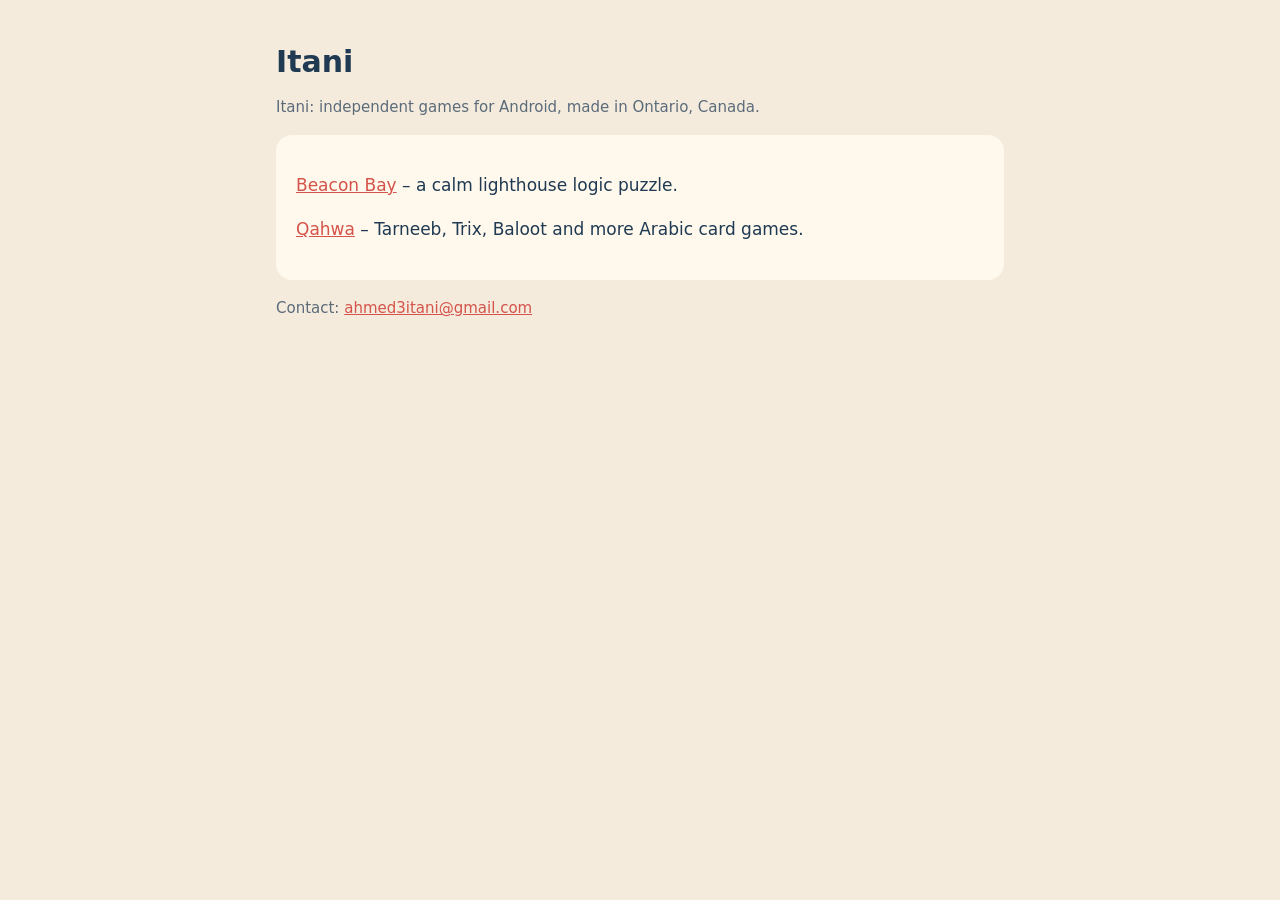
<file: index.html>
<!doctype html>
<html lang="en">
<head>
<meta charset="utf-8">
<meta name="viewport" content="width=device-width, initial-scale=1">
<title>Itani – Games</title>
<link rel="stylesheet" href="beacon-bay/style.css">
</head>
<body>
<main>
<h1>Itani</h1>
<p class="meta">Itani: independent games for Android, made in Ontario, Canada.</p>
<div class="card"><p><a href="beacon-bay/">Beacon Bay</a> – a calm lighthouse logic puzzle.</p><p><a href="https://playqahwa.com/">Qahwa</a> – Tarneeb, Trix, Baloot and more Arabic card games.</p></div>
<p class="meta">Contact: <a href="mailto:ahmed3itani@gmail.com">ahmed3itani@gmail.com</a></p>
</main>
</body>
</html>
</file>
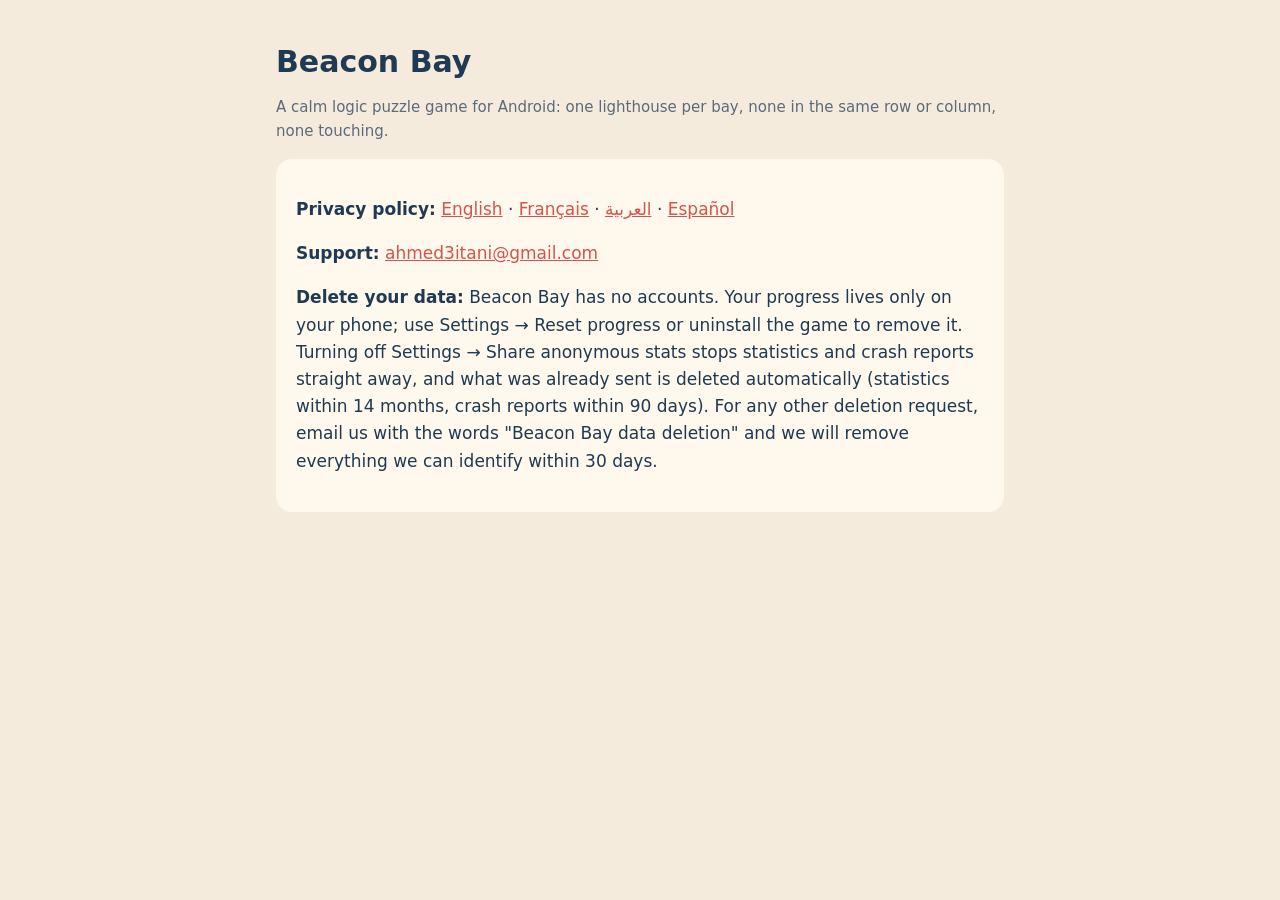
<file: beacon-bay/index.html>
<!doctype html>
<html lang="en">
<head>
<meta charset="utf-8">
<meta name="viewport" content="width=device-width, initial-scale=1">
<title>Beacon Bay</title>
<link rel="stylesheet" href="style.css">
</head>
<body>
<main>
<h1>Beacon Bay</h1>
<p class="meta">A calm logic puzzle game for Android: one lighthouse per bay, none in the same row or column, none touching.</p>
<div class="card">
<p><strong>Privacy policy:</strong> <a href="privacy.html">English</a> · <a href="privacy-fr.html">Français</a> · <a href="privacy-ar.html">العربية</a> · <a href="privacy-es.html">Español</a></p>
<p><strong>Support:</strong> <a href="mailto:ahmed3itani@gmail.com">ahmed3itani@gmail.com</a></p>
<p><strong>Delete your data:</strong> Beacon Bay has no accounts. Your progress lives only on your phone; use Settings → Reset progress or uninstall the game to remove it. Turning off Settings → Share anonymous stats stops statistics and crash reports straight away, and what was already sent is deleted automatically (statistics within 14 months, crash reports within 90 days). For any other deletion request, email us with the words "Beacon Bay data deletion" and we will remove everything we can identify within 30 days.</p>
</div>
</main>
</body>
</html>
</file>
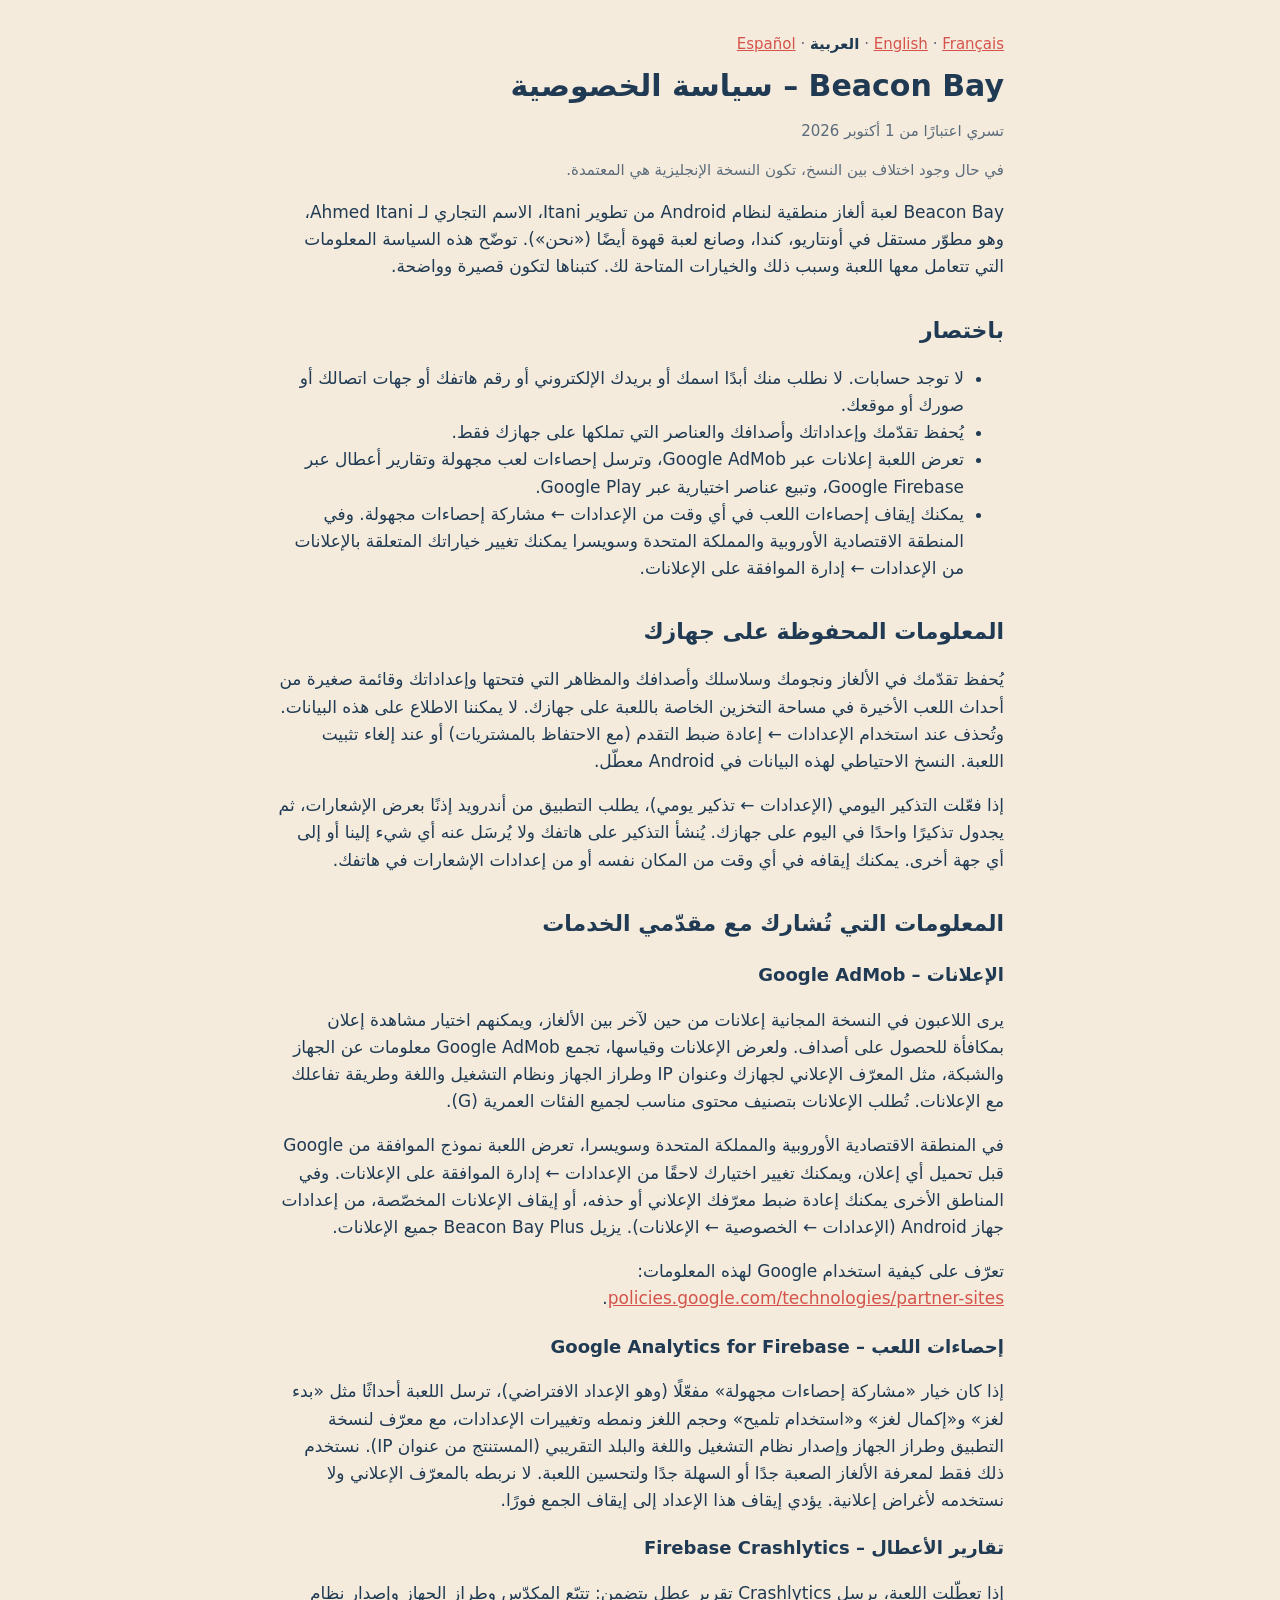
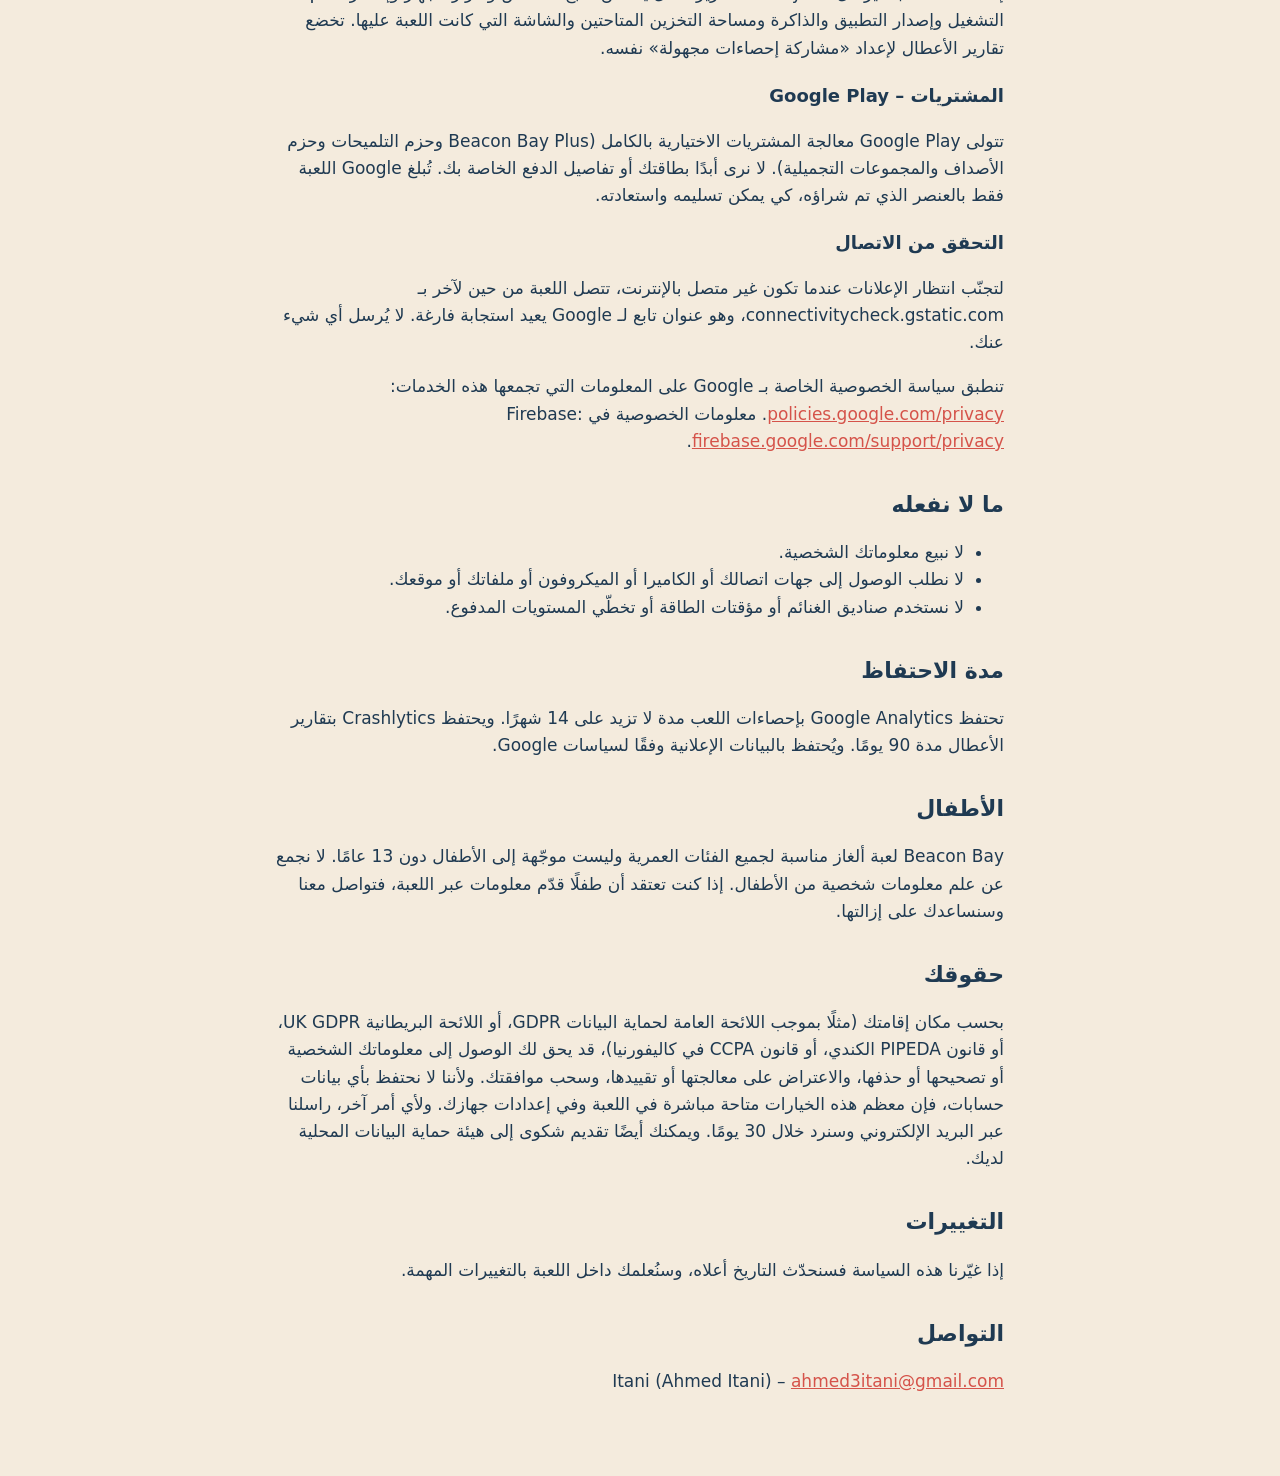
<file: beacon-bay/privacy-ar.html>
<!doctype html>
<html lang="ar" dir="rtl">
<head>
<meta charset="utf-8">
<meta name="viewport" content="width=device-width, initial-scale=1">
<title>Beacon Bay – سياسة الخصوصية</title>
<link rel="stylesheet" href="style.css">
</head>
<body>
<main>
<nav class="langs"><a href="privacy.html">English</a> · <a href="privacy-fr.html">Français</a> · <a href="privacy-ar.html" aria-current="page">العربية</a> · <a href="privacy-es.html">Español</a></nav>
<h1>Beacon Bay – سياسة الخصوصية</h1>
<p class="meta">تسري اعتبارًا من 1 أكتوبر 2026</p>
<p class="meta">في حال وجود اختلاف بين النسخ، تكون النسخة الإنجليزية هي المعتمدة.</p>

<p>Beacon Bay لعبة ألغاز منطقية لنظام Android من تطوير Itani، الاسم التجاري لـ Ahmed Itani، وهو مطوّر مستقل في أونتاريو، كندا، وصانع لعبة قهوة أيضًا («نحن»). توضّح هذه السياسة المعلومات التي تتعامل معها اللعبة وسبب ذلك والخيارات المتاحة لك. كتبناها لتكون قصيرة وواضحة.</p>

<h2>باختصار</h2>
<ul>
<li>لا توجد حسابات. لا نطلب منك أبدًا اسمك أو بريدك الإلكتروني أو رقم هاتفك أو جهات اتصالك أو صورك أو موقعك.</li>
<li>يُحفظ تقدّمك وإعداداتك وأصدافك والعناصر التي تملكها على جهازك فقط.</li>
<li>تعرض اللعبة إعلانات عبر Google AdMob، وترسل إحصاءات لعب مجهولة وتقارير أعطال عبر Google Firebase، وتبيع عناصر اختيارية عبر Google Play.</li>
<li>يمكنك إيقاف إحصاءات اللعب في أي وقت من الإعدادات ← مشاركة إحصاءات مجهولة. وفي المنطقة الاقتصادية الأوروبية والمملكة المتحدة وسويسرا يمكنك تغيير خياراتك المتعلقة بالإعلانات من الإعدادات ← إدارة الموافقة على الإعلانات.</li>
</ul>

<h2>المعلومات المحفوظة على جهازك</h2>
<p>يُحفظ تقدّمك في الألغاز ونجومك وسلاسلك وأصدافك والمظاهر التي فتحتها وإعداداتك وقائمة صغيرة من أحداث اللعب الأخيرة في مساحة التخزين الخاصة باللعبة على جهازك. لا يمكننا الاطلاع على هذه البيانات. وتُحذف عند استخدام الإعدادات ← إعادة ضبط التقدم (مع الاحتفاظ بالمشتريات) أو عند إلغاء تثبيت اللعبة. النسخ الاحتياطي لهذه البيانات في Android معطّل.</p>

<p>إذا فعّلت التذكير اليومي (الإعدادات ← تذكير يومي)، يطلب التطبيق من أندرويد إذنًا بعرض الإشعارات، ثم يجدول تذكيرًا واحدًا في اليوم على جهازك. يُنشأ التذكير على هاتفك ولا يُرسَل عنه أي شيء إلينا أو إلى أي جهة أخرى. يمكنك إيقافه في أي وقت من المكان نفسه أو من إعدادات الإشعارات في هاتفك.</p>

<h2>المعلومات التي تُشارك مع مقدّمي الخدمات</h2>

<h3>الإعلانات – Google AdMob</h3>
<p>يرى اللاعبون في النسخة المجانية إعلانات من حين لآخر بين الألغاز، ويمكنهم اختيار مشاهدة إعلان بمكافأة للحصول على أصداف. ولعرض الإعلانات وقياسها، تجمع Google AdMob معلومات عن الجهاز والشبكة، مثل المعرّف الإعلاني لجهازك وعنوان IP وطراز الجهاز ونظام التشغيل واللغة وطريقة تفاعلك مع الإعلانات. تُطلب الإعلانات بتصنيف محتوى مناسب لجميع الفئات العمرية (G).</p>
<p>في المنطقة الاقتصادية الأوروبية والمملكة المتحدة وسويسرا، تعرض اللعبة نموذج الموافقة من Google قبل تحميل أي إعلان، ويمكنك تغيير اختيارك لاحقًا من الإعدادات ← إدارة الموافقة على الإعلانات. وفي المناطق الأخرى يمكنك إعادة ضبط معرّفك الإعلاني أو حذفه، أو إيقاف الإعلانات المخصّصة، من إعدادات جهاز Android (الإعدادات ← الخصوصية ← الإعلانات). يزيل Beacon Bay Plus جميع الإعلانات.</p>
<p>تعرّف على كيفية استخدام Google لهذه المعلومات: <a href="https://policies.google.com/technologies/partner-sites">policies.google.com/technologies/partner-sites</a>.</p>

<h3>إحصاءات اللعب – Google Analytics for Firebase</h3>
<p>إذا كان خيار «مشاركة إحصاءات مجهولة» مفعّلًا (وهو الإعداد الافتراضي)، ترسل اللعبة أحداثًا مثل «بدء لغز» و«إكمال لغز» و«استخدام تلميح» وحجم اللغز ونمطه وتغييرات الإعدادات، مع معرّف لنسخة التطبيق وطراز الجهاز وإصدار نظام التشغيل واللغة والبلد التقريبي (المستنتج من عنوان IP). نستخدم ذلك فقط لمعرفة الألغاز الصعبة جدًا أو السهلة جدًا ولتحسين اللعبة. لا نربطه بالمعرّف الإعلاني ولا نستخدمه لأغراض إعلانية. يؤدي إيقاف هذا الإعداد إلى إيقاف الجمع فورًا.</p>

<h3>تقارير الأعطال – Firebase Crashlytics</h3>
<p>إذا تعطّلت اللعبة، يرسل Crashlytics تقرير عطل يتضمن: تتبّع المكدّس وطراز الجهاز وإصدار نظام التشغيل وإصدار التطبيق والذاكرة ومساحة التخزين المتاحتين والشاشة التي كانت اللعبة عليها. تخضع تقارير الأعطال لإعداد «مشاركة إحصاءات مجهولة» نفسه.</p>

<h3>المشتريات – Google Play</h3>
<p>تتولى Google Play معالجة المشتريات الاختيارية بالكامل (Beacon Bay Plus وحزم التلميحات وحزم الأصداف والمجموعات التجميلية). لا نرى أبدًا بطاقتك أو تفاصيل الدفع الخاصة بك. تُبلغ Google اللعبة فقط بالعنصر الذي تم شراؤه، كي يمكن تسليمه واستعادته.</p>

<h3>التحقق من الاتصال</h3>
<p>لتجنّب انتظار الإعلانات عندما تكون غير متصل بالإنترنت، تتصل اللعبة من حين لآخر بـ connectivitycheck.gstatic.com، وهو عنوان تابع لـ Google يعيد استجابة فارغة. لا يُرسل أي شيء عنك.</p>

<p>تنطبق سياسة الخصوصية الخاصة بـ Google على المعلومات التي تجمعها هذه الخدمات: <a href="https://policies.google.com/privacy">policies.google.com/privacy</a>. معلومات الخصوصية في Firebase: <a href="https://firebase.google.com/support/privacy">firebase.google.com/support/privacy</a>.</p>

<h2>ما لا نفعله</h2>
<ul>
<li>لا نبيع معلوماتك الشخصية.</li>
<li>لا نطلب الوصول إلى جهات اتصالك أو الكاميرا أو الميكروفون أو ملفاتك أو موقعك.</li>
<li>لا نستخدم صناديق الغنائم أو مؤقتات الطاقة أو تخطّي المستويات المدفوع.</li>
</ul>

<h2>مدة الاحتفاظ</h2>
<p>تحتفظ Google Analytics بإحصاءات اللعب مدة لا تزيد على 14 شهرًا. ويحتفظ Crashlytics بتقارير الأعطال مدة 90 يومًا. ويُحتفظ بالبيانات الإعلانية وفقًا لسياسات Google.</p>

<h2>الأطفال</h2>
<p>Beacon Bay لعبة ألغاز مناسبة لجميع الفئات العمرية وليست موجّهة إلى الأطفال دون 13 عامًا. لا نجمع عن علم معلومات شخصية من الأطفال. إذا كنت تعتقد أن طفلًا قدّم معلومات عبر اللعبة، فتواصل معنا وسنساعدك على إزالتها.</p>

<h2>حقوقك</h2>
<p>بحسب مكان إقامتك (مثلًا بموجب اللائحة العامة لحماية البيانات GDPR، أو اللائحة البريطانية UK GDPR، أو قانون PIPEDA الكندي، أو قانون CCPA في كاليفورنيا)، قد يحق لك الوصول إلى معلوماتك الشخصية أو تصحيحها أو حذفها، والاعتراض على معالجتها أو تقييدها، وسحب موافقتك. ولأننا لا نحتفظ بأي بيانات حسابات، فإن معظم هذه الخيارات متاحة مباشرة في اللعبة وفي إعدادات جهازك. ولأي أمر آخر، راسلنا عبر البريد الإلكتروني وسنرد خلال 30 يومًا. ويمكنك أيضًا تقديم شكوى إلى هيئة حماية البيانات المحلية لديك.</p>

<h2>التغييرات</h2>
<p>إذا غيّرنا هذه السياسة فسنحدّث التاريخ أعلاه، وسنُعلمك داخل اللعبة بالتغييرات المهمة.</p>

<h2>التواصل</h2>
<p>Itani (Ahmed Itani) – <a href="mailto:ahmed3itani@gmail.com">ahmed3itani@gmail.com</a></p>
</main>
</body>
</html>
</file>
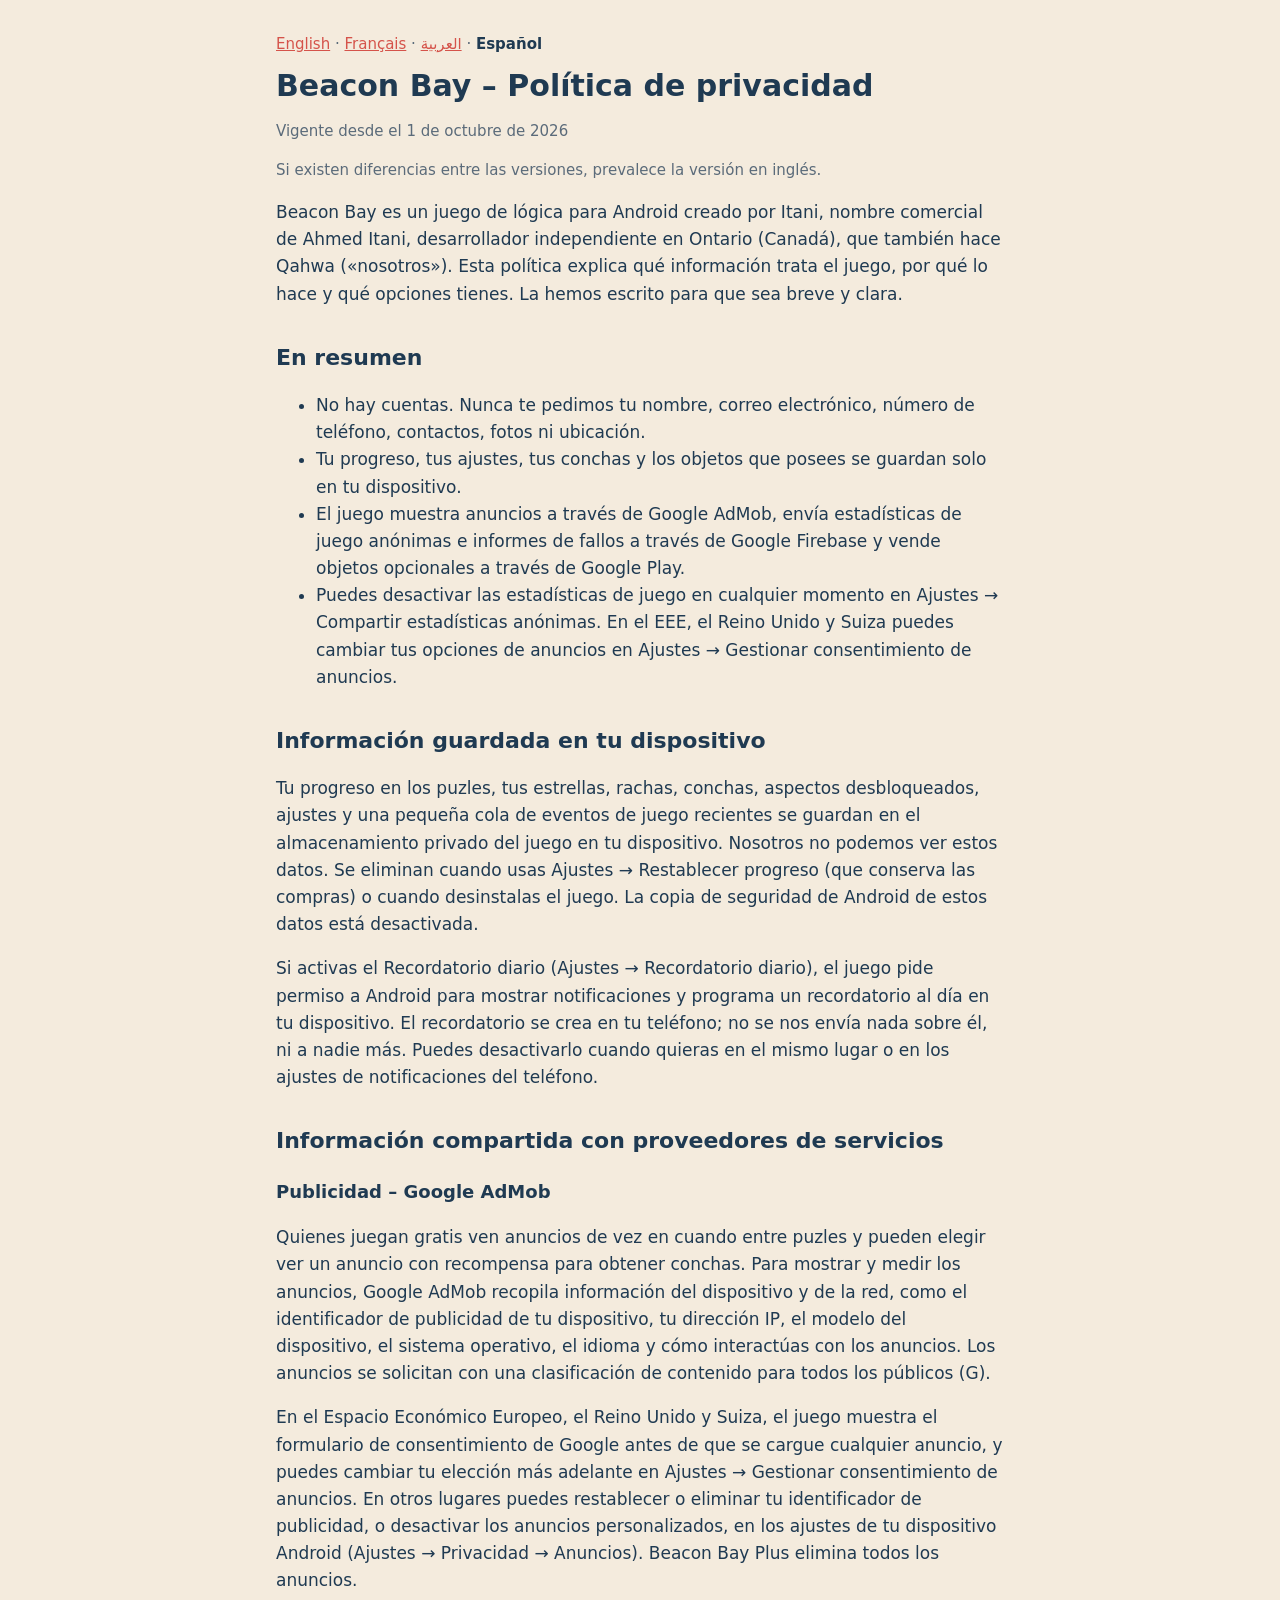
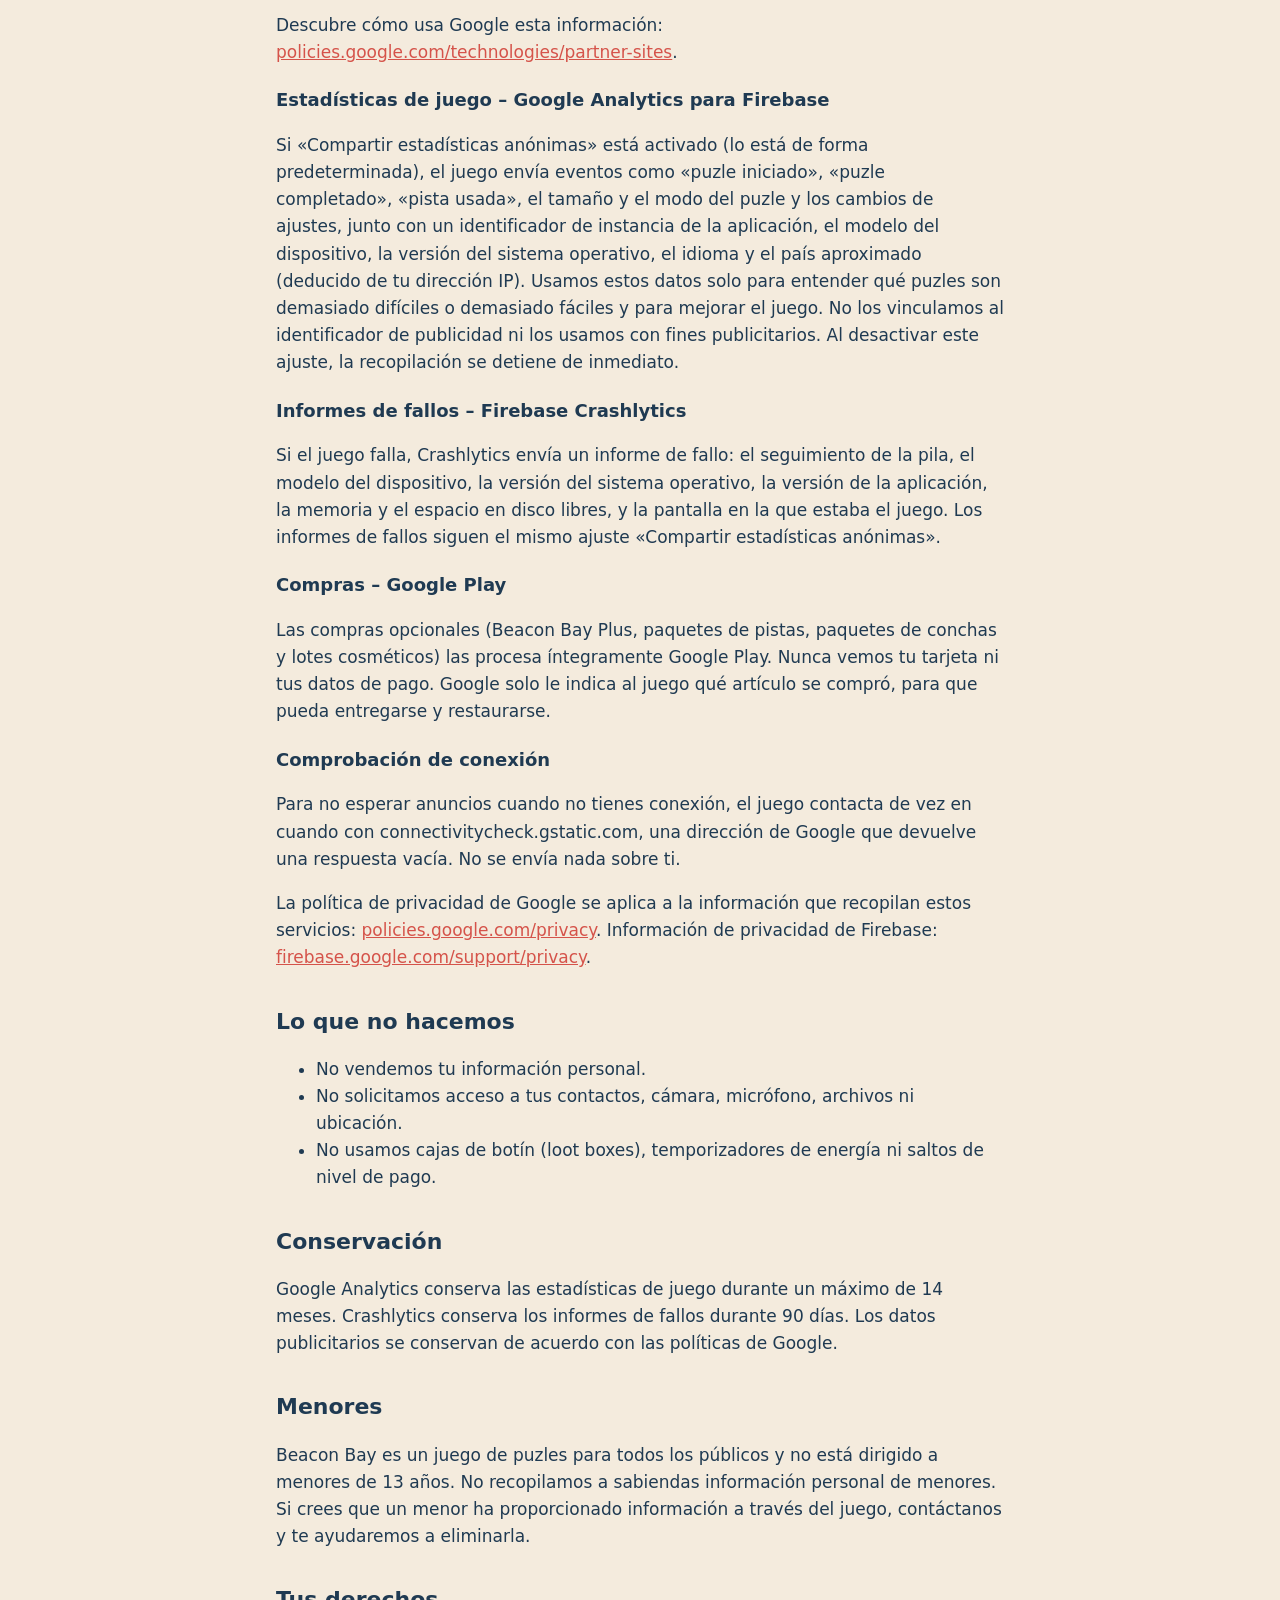
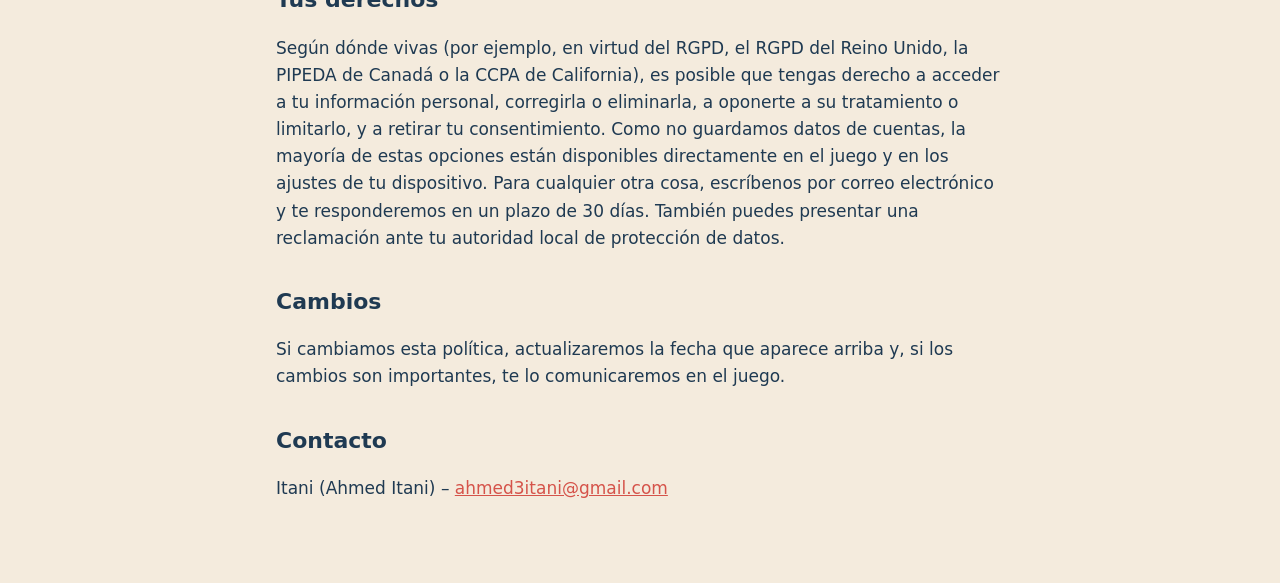
<file: beacon-bay/privacy-es.html>
<!doctype html>
<html lang="es">
<head>
<meta charset="utf-8">
<meta name="viewport" content="width=device-width, initial-scale=1">
<title>Beacon Bay – Política de privacidad</title>
<link rel="stylesheet" href="style.css">
</head>
<body>
<main>
<nav class="langs"><a href="privacy.html">English</a> · <a href="privacy-fr.html">Français</a> · <a href="privacy-ar.html">العربية</a> · <a href="privacy-es.html" aria-current="page">Español</a></nav>
<h1>Beacon Bay – Política de privacidad</h1>
<p class="meta">Vigente desde el 1 de octubre de 2026</p>
<p class="meta">Si existen diferencias entre las versiones, prevalece la versión en inglés.</p>

<p>Beacon Bay es un juego de lógica para Android creado por Itani, nombre comercial de Ahmed Itani, desarrollador independiente en Ontario (Canadá), que también hace Qahwa («nosotros»). Esta política explica qué información trata el juego, por qué lo hace y qué opciones tienes. La hemos escrito para que sea breve y clara.</p>

<h2>En resumen</h2>
<ul>
<li>No hay cuentas. Nunca te pedimos tu nombre, correo electrónico, número de teléfono, contactos, fotos ni ubicación.</li>
<li>Tu progreso, tus ajustes, tus conchas y los objetos que posees se guardan solo en tu dispositivo.</li>
<li>El juego muestra anuncios a través de Google AdMob, envía estadísticas de juego anónimas e informes de fallos a través de Google Firebase y vende objetos opcionales a través de Google Play.</li>
<li>Puedes desactivar las estadísticas de juego en cualquier momento en Ajustes → Compartir estadísticas anónimas. En el EEE, el Reino Unido y Suiza puedes cambiar tus opciones de anuncios en Ajustes → Gestionar consentimiento de anuncios.</li>
</ul>

<h2>Información guardada en tu dispositivo</h2>
<p>Tu progreso en los puzles, tus estrellas, rachas, conchas, aspectos desbloqueados, ajustes y una pequeña cola de eventos de juego recientes se guardan en el almacenamiento privado del juego en tu dispositivo. Nosotros no podemos ver estos datos. Se eliminan cuando usas Ajustes → Restablecer progreso (que conserva las compras) o cuando desinstalas el juego. La copia de seguridad de Android de estos datos está desactivada.</p>

<p>Si activas el Recordatorio diario (Ajustes → Recordatorio diario), el juego pide permiso a Android para mostrar notificaciones y programa un recordatorio al día en tu dispositivo. El recordatorio se crea en tu teléfono; no se nos envía nada sobre él, ni a nadie más. Puedes desactivarlo cuando quieras en el mismo lugar o en los ajustes de notificaciones del teléfono.</p>

<h2>Información compartida con proveedores de servicios</h2>

<h3>Publicidad – Google AdMob</h3>
<p>Quienes juegan gratis ven anuncios de vez en cuando entre puzles y pueden elegir ver un anuncio con recompensa para obtener conchas. Para mostrar y medir los anuncios, Google AdMob recopila información del dispositivo y de la red, como el identificador de publicidad de tu dispositivo, tu dirección IP, el modelo del dispositivo, el sistema operativo, el idioma y cómo interactúas con los anuncios. Los anuncios se solicitan con una clasificación de contenido para todos los públicos (G).</p>
<p>En el Espacio Económico Europeo, el Reino Unido y Suiza, el juego muestra el formulario de consentimiento de Google antes de que se cargue cualquier anuncio, y puedes cambiar tu elección más adelante en Ajustes → Gestionar consentimiento de anuncios. En otros lugares puedes restablecer o eliminar tu identificador de publicidad, o desactivar los anuncios personalizados, en los ajustes de tu dispositivo Android (Ajustes → Privacidad → Anuncios). Beacon Bay Plus elimina todos los anuncios.</p>
<p>Descubre cómo usa Google esta información: <a href="https://policies.google.com/technologies/partner-sites">policies.google.com/technologies/partner-sites</a>.</p>

<h3>Estadísticas de juego – Google Analytics para Firebase</h3>
<p>Si «Compartir estadísticas anónimas» está activado (lo está de forma predeterminada), el juego envía eventos como «puzle iniciado», «puzle completado», «pista usada», el tamaño y el modo del puzle y los cambios de ajustes, junto con un identificador de instancia de la aplicación, el modelo del dispositivo, la versión del sistema operativo, el idioma y el país aproximado (deducido de tu dirección IP). Usamos estos datos solo para entender qué puzles son demasiado difíciles o demasiado fáciles y para mejorar el juego. No los vinculamos al identificador de publicidad ni los usamos con fines publicitarios. Al desactivar este ajuste, la recopilación se detiene de inmediato.</p>

<h3>Informes de fallos – Firebase Crashlytics</h3>
<p>Si el juego falla, Crashlytics envía un informe de fallo: el seguimiento de la pila, el modelo del dispositivo, la versión del sistema operativo, la versión de la aplicación, la memoria y el espacio en disco libres, y la pantalla en la que estaba el juego. Los informes de fallos siguen el mismo ajuste «Compartir estadísticas anónimas».</p>

<h3>Compras – Google Play</h3>
<p>Las compras opcionales (Beacon Bay Plus, paquetes de pistas, paquetes de conchas y lotes cosméticos) las procesa íntegramente Google Play. Nunca vemos tu tarjeta ni tus datos de pago. Google solo le indica al juego qué artículo se compró, para que pueda entregarse y restaurarse.</p>

<h3>Comprobación de conexión</h3>
<p>Para no esperar anuncios cuando no tienes conexión, el juego contacta de vez en cuando con connectivitycheck.gstatic.com, una dirección de Google que devuelve una respuesta vacía. No se envía nada sobre ti.</p>

<p>La política de privacidad de Google se aplica a la información que recopilan estos servicios: <a href="https://policies.google.com/privacy">policies.google.com/privacy</a>. Información de privacidad de Firebase: <a href="https://firebase.google.com/support/privacy">firebase.google.com/support/privacy</a>.</p>

<h2>Lo que no hacemos</h2>
<ul>
<li>No vendemos tu información personal.</li>
<li>No solicitamos acceso a tus contactos, cámara, micrófono, archivos ni ubicación.</li>
<li>No usamos cajas de botín (loot boxes), temporizadores de energía ni saltos de nivel de pago.</li>
</ul>

<h2>Conservación</h2>
<p>Google Analytics conserva las estadísticas de juego durante un máximo de 14 meses. Crashlytics conserva los informes de fallos durante 90 días. Los datos publicitarios se conservan de acuerdo con las políticas de Google.</p>

<h2>Menores</h2>
<p>Beacon Bay es un juego de puzles para todos los públicos y no está dirigido a menores de 13 años. No recopilamos a sabiendas información personal de menores. Si crees que un menor ha proporcionado información a través del juego, contáctanos y te ayudaremos a eliminarla.</p>

<h2>Tus derechos</h2>
<p>Según dónde vivas (por ejemplo, en virtud del RGPD, el RGPD del Reino Unido, la PIPEDA de Canadá o la CCPA de California), es posible que tengas derecho a acceder a tu información personal, corregirla o eliminarla, a oponerte a su tratamiento o limitarlo, y a retirar tu consentimiento. Como no guardamos datos de cuentas, la mayoría de estas opciones están disponibles directamente en el juego y en los ajustes de tu dispositivo. Para cualquier otra cosa, escríbenos por correo electrónico y te responderemos en un plazo de 30 días. También puedes presentar una reclamación ante tu autoridad local de protección de datos.</p>

<h2>Cambios</h2>
<p>Si cambiamos esta política, actualizaremos la fecha que aparece arriba y, si los cambios son importantes, te lo comunicaremos en el juego.</p>

<h2>Contacto</h2>
<p>Itani (Ahmed Itani) – <a href="mailto:ahmed3itani@gmail.com">ahmed3itani@gmail.com</a></p>
</main>
</body>
</html>
</file>
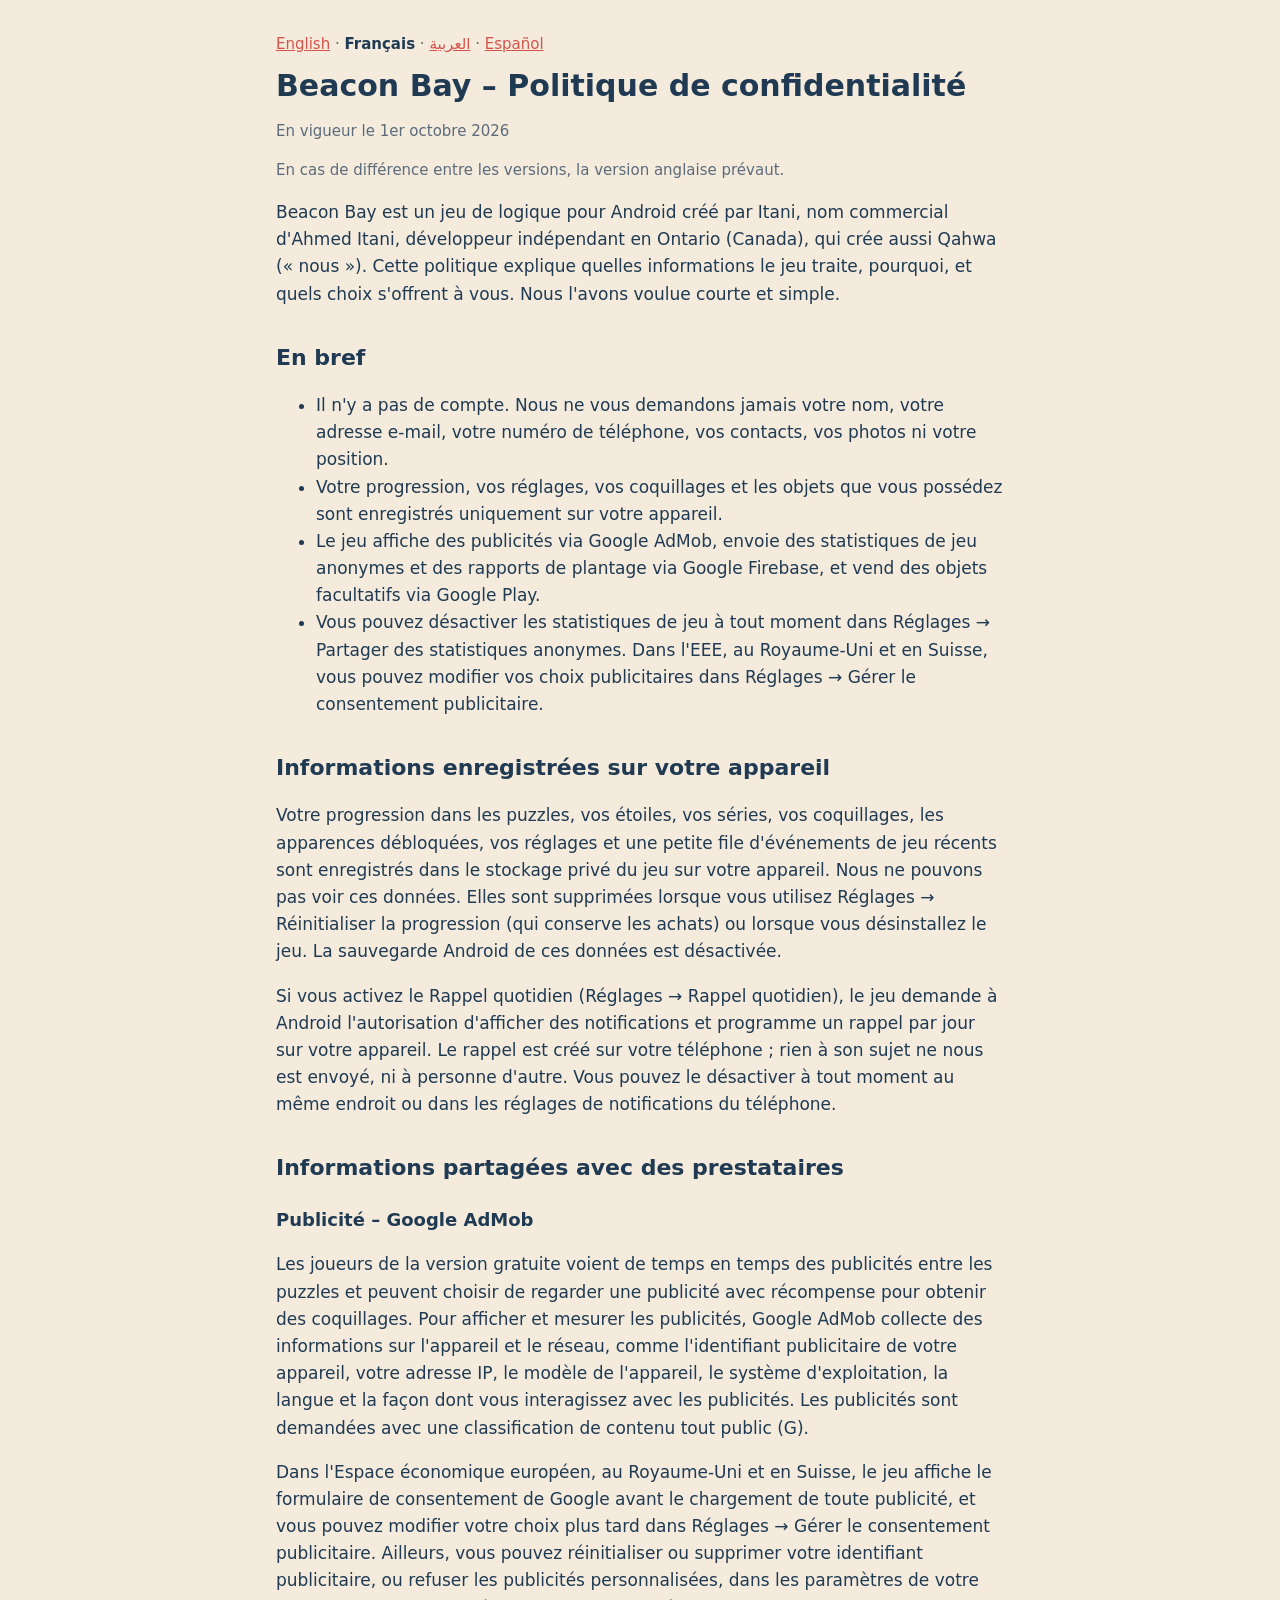
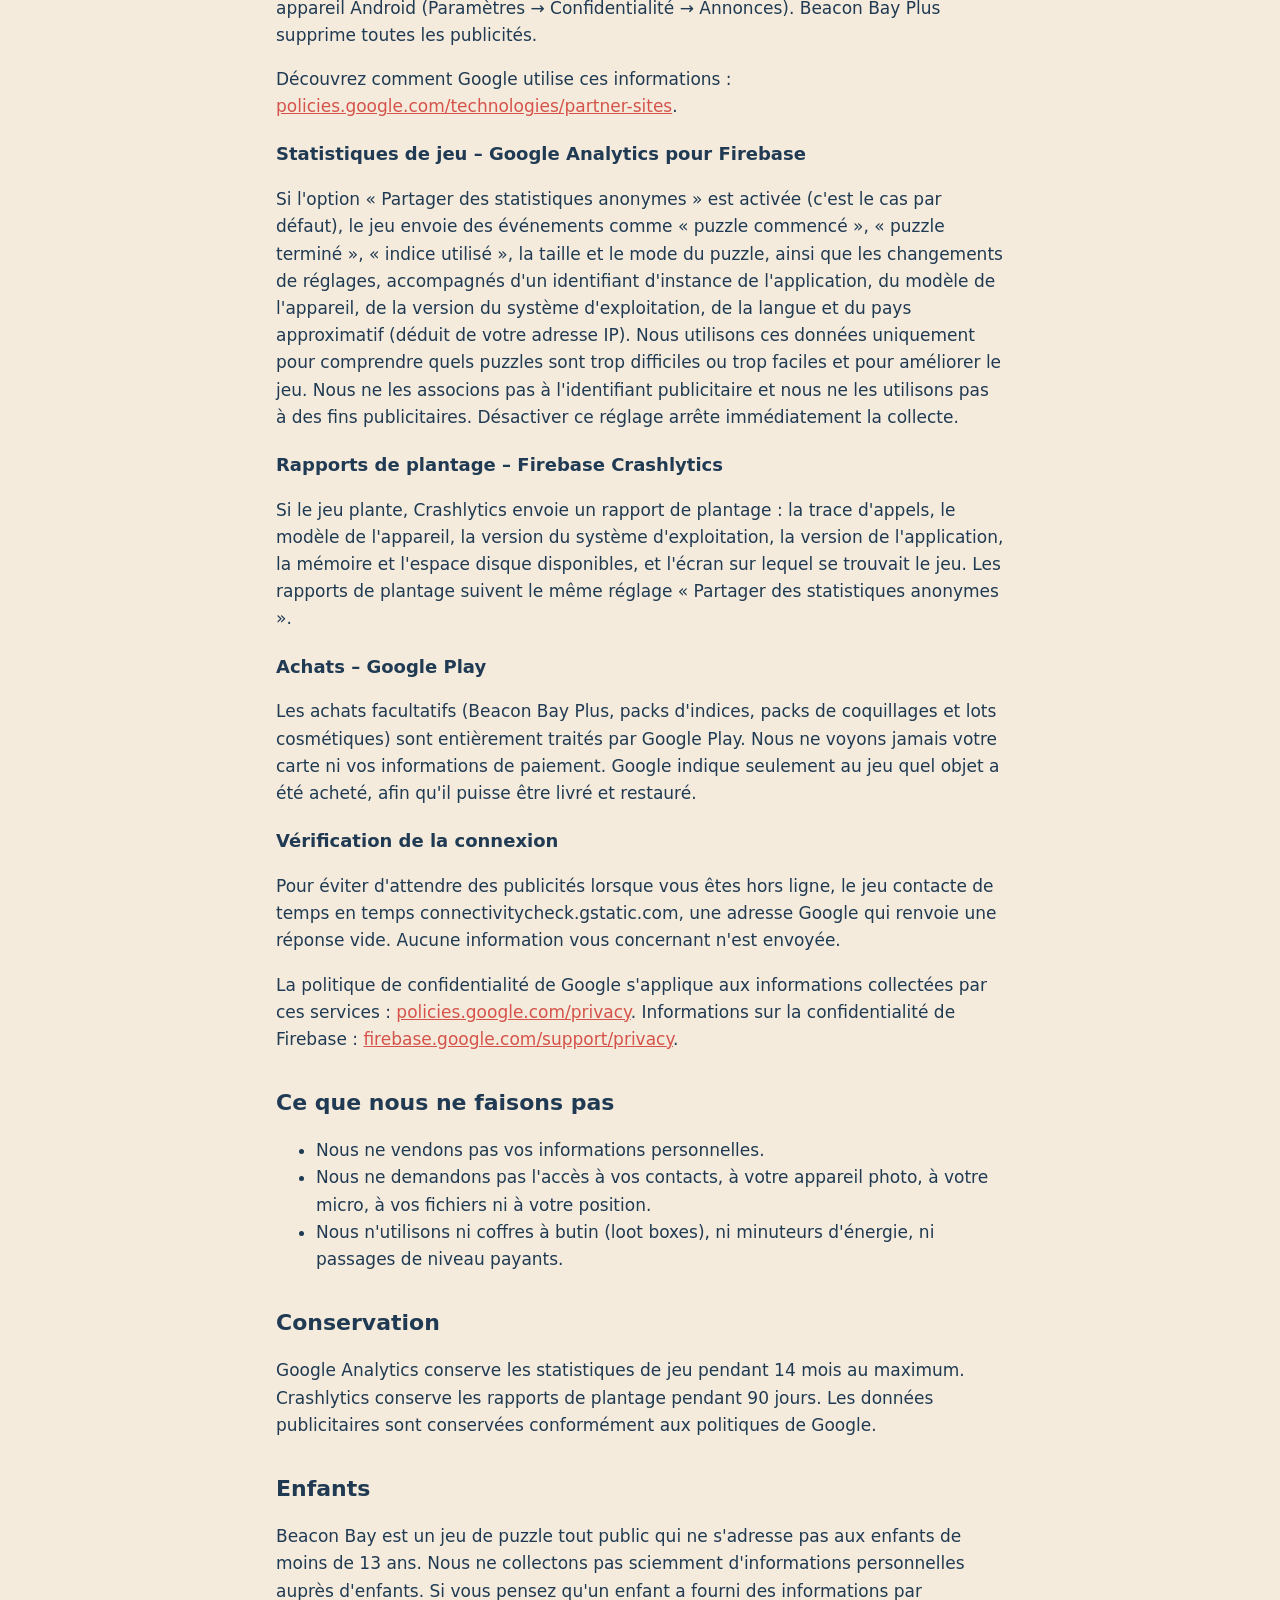
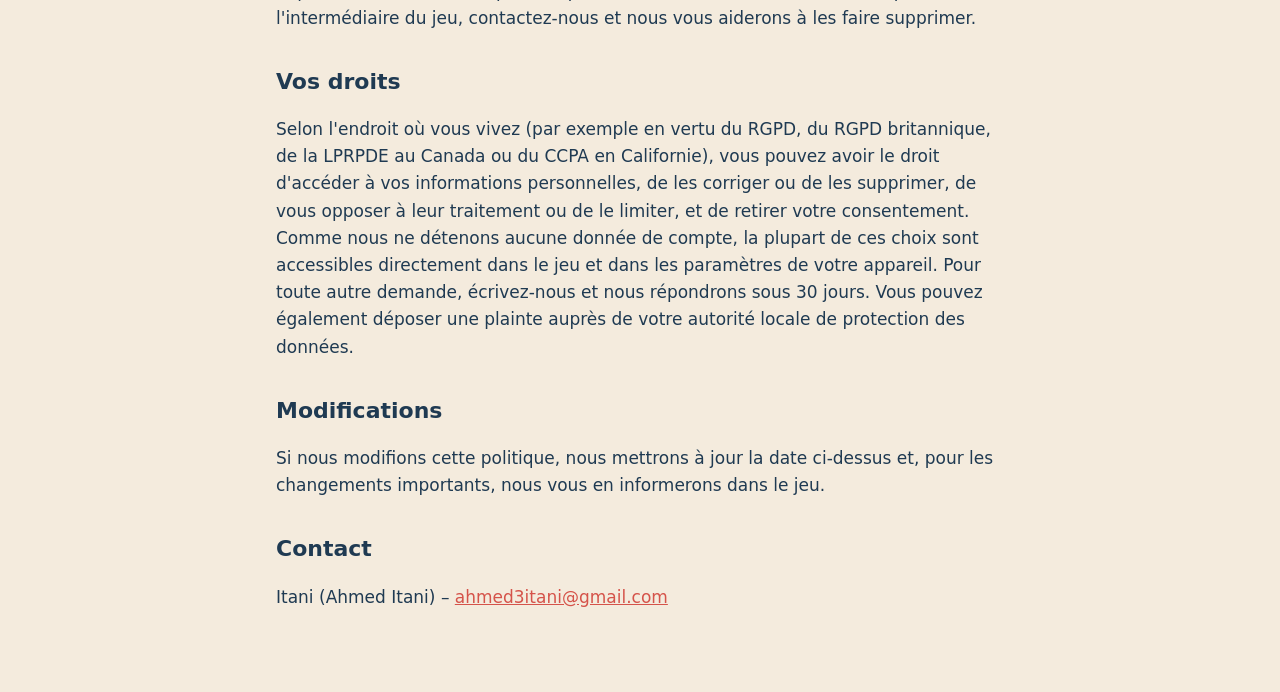
<file: beacon-bay/privacy-fr.html>
<!doctype html>
<html lang="fr">
<head>
<meta charset="utf-8">
<meta name="viewport" content="width=device-width, initial-scale=1">
<title>Beacon Bay – Politique de confidentialité</title>
<link rel="stylesheet" href="style.css">
</head>
<body>
<main>
<nav class="langs"><a href="privacy.html">English</a> · <a href="privacy-fr.html" aria-current="page">Français</a> · <a href="privacy-ar.html">العربية</a> · <a href="privacy-es.html">Español</a></nav>
<h1>Beacon Bay – Politique de confidentialité</h1>
<p class="meta">En vigueur le 1er octobre 2026</p>
<p class="meta">En cas de différence entre les versions, la version anglaise prévaut.</p>

<p>Beacon Bay est un jeu de logique pour Android créé par Itani, nom commercial d'Ahmed Itani, développeur indépendant en Ontario (Canada), qui crée aussi Qahwa (« nous »). Cette politique explique quelles informations le jeu traite, pourquoi, et quels choix s'offrent à vous. Nous l'avons voulue courte et simple.</p>

<h2>En bref</h2>
<ul>
<li>Il n'y a pas de compte. Nous ne vous demandons jamais votre nom, votre adresse e-mail, votre numéro de téléphone, vos contacts, vos photos ni votre position.</li>
<li>Votre progression, vos réglages, vos coquillages et les objets que vous possédez sont enregistrés uniquement sur votre appareil.</li>
<li>Le jeu affiche des publicités via Google AdMob, envoie des statistiques de jeu anonymes et des rapports de plantage via Google Firebase, et vend des objets facultatifs via Google Play.</li>
<li>Vous pouvez désactiver les statistiques de jeu à tout moment dans Réglages → Partager des statistiques anonymes. Dans l'EEE, au Royaume-Uni et en Suisse, vous pouvez modifier vos choix publicitaires dans Réglages → Gérer le consentement publicitaire.</li>
</ul>

<h2>Informations enregistrées sur votre appareil</h2>
<p>Votre progression dans les puzzles, vos étoiles, vos séries, vos coquillages, les apparences débloquées, vos réglages et une petite file d'événements de jeu récents sont enregistrés dans le stockage privé du jeu sur votre appareil. Nous ne pouvons pas voir ces données. Elles sont supprimées lorsque vous utilisez Réglages → Réinitialiser la progression (qui conserve les achats) ou lorsque vous désinstallez le jeu. La sauvegarde Android de ces données est désactivée.</p>

<p>Si vous activez le Rappel quotidien (Réglages → Rappel quotidien), le jeu demande à Android l'autorisation d'afficher des notifications et programme un rappel par jour sur votre appareil. Le rappel est créé sur votre téléphone ; rien à son sujet ne nous est envoyé, ni à personne d'autre. Vous pouvez le désactiver à tout moment au même endroit ou dans les réglages de notifications du téléphone.</p>

<h2>Informations partagées avec des prestataires</h2>

<h3>Publicité – Google AdMob</h3>
<p>Les joueurs de la version gratuite voient de temps en temps des publicités entre les puzzles et peuvent choisir de regarder une publicité avec récompense pour obtenir des coquillages. Pour afficher et mesurer les publicités, Google AdMob collecte des informations sur l'appareil et le réseau, comme l'identifiant publicitaire de votre appareil, votre adresse IP, le modèle de l'appareil, le système d'exploitation, la langue et la façon dont vous interagissez avec les publicités. Les publicités sont demandées avec une classification de contenu tout public (G).</p>
<p>Dans l'Espace économique européen, au Royaume-Uni et en Suisse, le jeu affiche le formulaire de consentement de Google avant le chargement de toute publicité, et vous pouvez modifier votre choix plus tard dans Réglages → Gérer le consentement publicitaire. Ailleurs, vous pouvez réinitialiser ou supprimer votre identifiant publicitaire, ou refuser les publicités personnalisées, dans les paramètres de votre appareil Android (Paramètres → Confidentialité → Annonces). Beacon Bay Plus supprime toutes les publicités.</p>
<p>Découvrez comment Google utilise ces informations : <a href="https://policies.google.com/technologies/partner-sites">policies.google.com/technologies/partner-sites</a>.</p>

<h3>Statistiques de jeu – Google Analytics pour Firebase</h3>
<p>Si l'option « Partager des statistiques anonymes » est activée (c'est le cas par défaut), le jeu envoie des événements comme « puzzle commencé », « puzzle terminé », « indice utilisé », la taille et le mode du puzzle, ainsi que les changements de réglages, accompagnés d'un identifiant d'instance de l'application, du modèle de l'appareil, de la version du système d'exploitation, de la langue et du pays approximatif (déduit de votre adresse IP). Nous utilisons ces données uniquement pour comprendre quels puzzles sont trop difficiles ou trop faciles et pour améliorer le jeu. Nous ne les associons pas à l'identifiant publicitaire et nous ne les utilisons pas à des fins publicitaires. Désactiver ce réglage arrête immédiatement la collecte.</p>

<h3>Rapports de plantage – Firebase Crashlytics</h3>
<p>Si le jeu plante, Crashlytics envoie un rapport de plantage : la trace d'appels, le modèle de l'appareil, la version du système d'exploitation, la version de l'application, la mémoire et l'espace disque disponibles, et l'écran sur lequel se trouvait le jeu. Les rapports de plantage suivent le même réglage « Partager des statistiques anonymes ».</p>

<h3>Achats – Google Play</h3>
<p>Les achats facultatifs (Beacon Bay Plus, packs d'indices, packs de coquillages et lots cosmétiques) sont entièrement traités par Google Play. Nous ne voyons jamais votre carte ni vos informations de paiement. Google indique seulement au jeu quel objet a été acheté, afin qu'il puisse être livré et restauré.</p>

<h3>Vérification de la connexion</h3>
<p>Pour éviter d'attendre des publicités lorsque vous êtes hors ligne, le jeu contacte de temps en temps connectivitycheck.gstatic.com, une adresse Google qui renvoie une réponse vide. Aucune information vous concernant n'est envoyée.</p>

<p>La politique de confidentialité de Google s'applique aux informations collectées par ces services : <a href="https://policies.google.com/privacy">policies.google.com/privacy</a>. Informations sur la confidentialité de Firebase : <a href="https://firebase.google.com/support/privacy">firebase.google.com/support/privacy</a>.</p>

<h2>Ce que nous ne faisons pas</h2>
<ul>
<li>Nous ne vendons pas vos informations personnelles.</li>
<li>Nous ne demandons pas l'accès à vos contacts, à votre appareil photo, à votre micro, à vos fichiers ni à votre position.</li>
<li>Nous n'utilisons ni coffres à butin (loot boxes), ni minuteurs d'énergie, ni passages de niveau payants.</li>
</ul>

<h2>Conservation</h2>
<p>Google Analytics conserve les statistiques de jeu pendant 14 mois au maximum. Crashlytics conserve les rapports de plantage pendant 90 jours. Les données publicitaires sont conservées conformément aux politiques de Google.</p>

<h2>Enfants</h2>
<p>Beacon Bay est un jeu de puzzle tout public qui ne s'adresse pas aux enfants de moins de 13 ans. Nous ne collectons pas sciemment d'informations personnelles auprès d'enfants. Si vous pensez qu'un enfant a fourni des informations par l'intermédiaire du jeu, contactez-nous et nous vous aiderons à les faire supprimer.</p>

<h2>Vos droits</h2>
<p>Selon l'endroit où vous vivez (par exemple en vertu du RGPD, du RGPD britannique, de la LPRPDE au Canada ou du CCPA en Californie), vous pouvez avoir le droit d'accéder à vos informations personnelles, de les corriger ou de les supprimer, de vous opposer à leur traitement ou de le limiter, et de retirer votre consentement. Comme nous ne détenons aucune donnée de compte, la plupart de ces choix sont accessibles directement dans le jeu et dans les paramètres de votre appareil. Pour toute autre demande, écrivez-nous et nous répondrons sous 30 jours. Vous pouvez également déposer une plainte auprès de votre autorité locale de protection des données.</p>

<h2>Modifications</h2>
<p>Si nous modifions cette politique, nous mettrons à jour la date ci-dessus et, pour les changements importants, nous vous en informerons dans le jeu.</p>

<h2>Contact</h2>
<p>Itani (Ahmed Itani) – <a href="mailto:ahmed3itani@gmail.com">ahmed3itani@gmail.com</a></p>
</main>
</body>
</html>
</file>
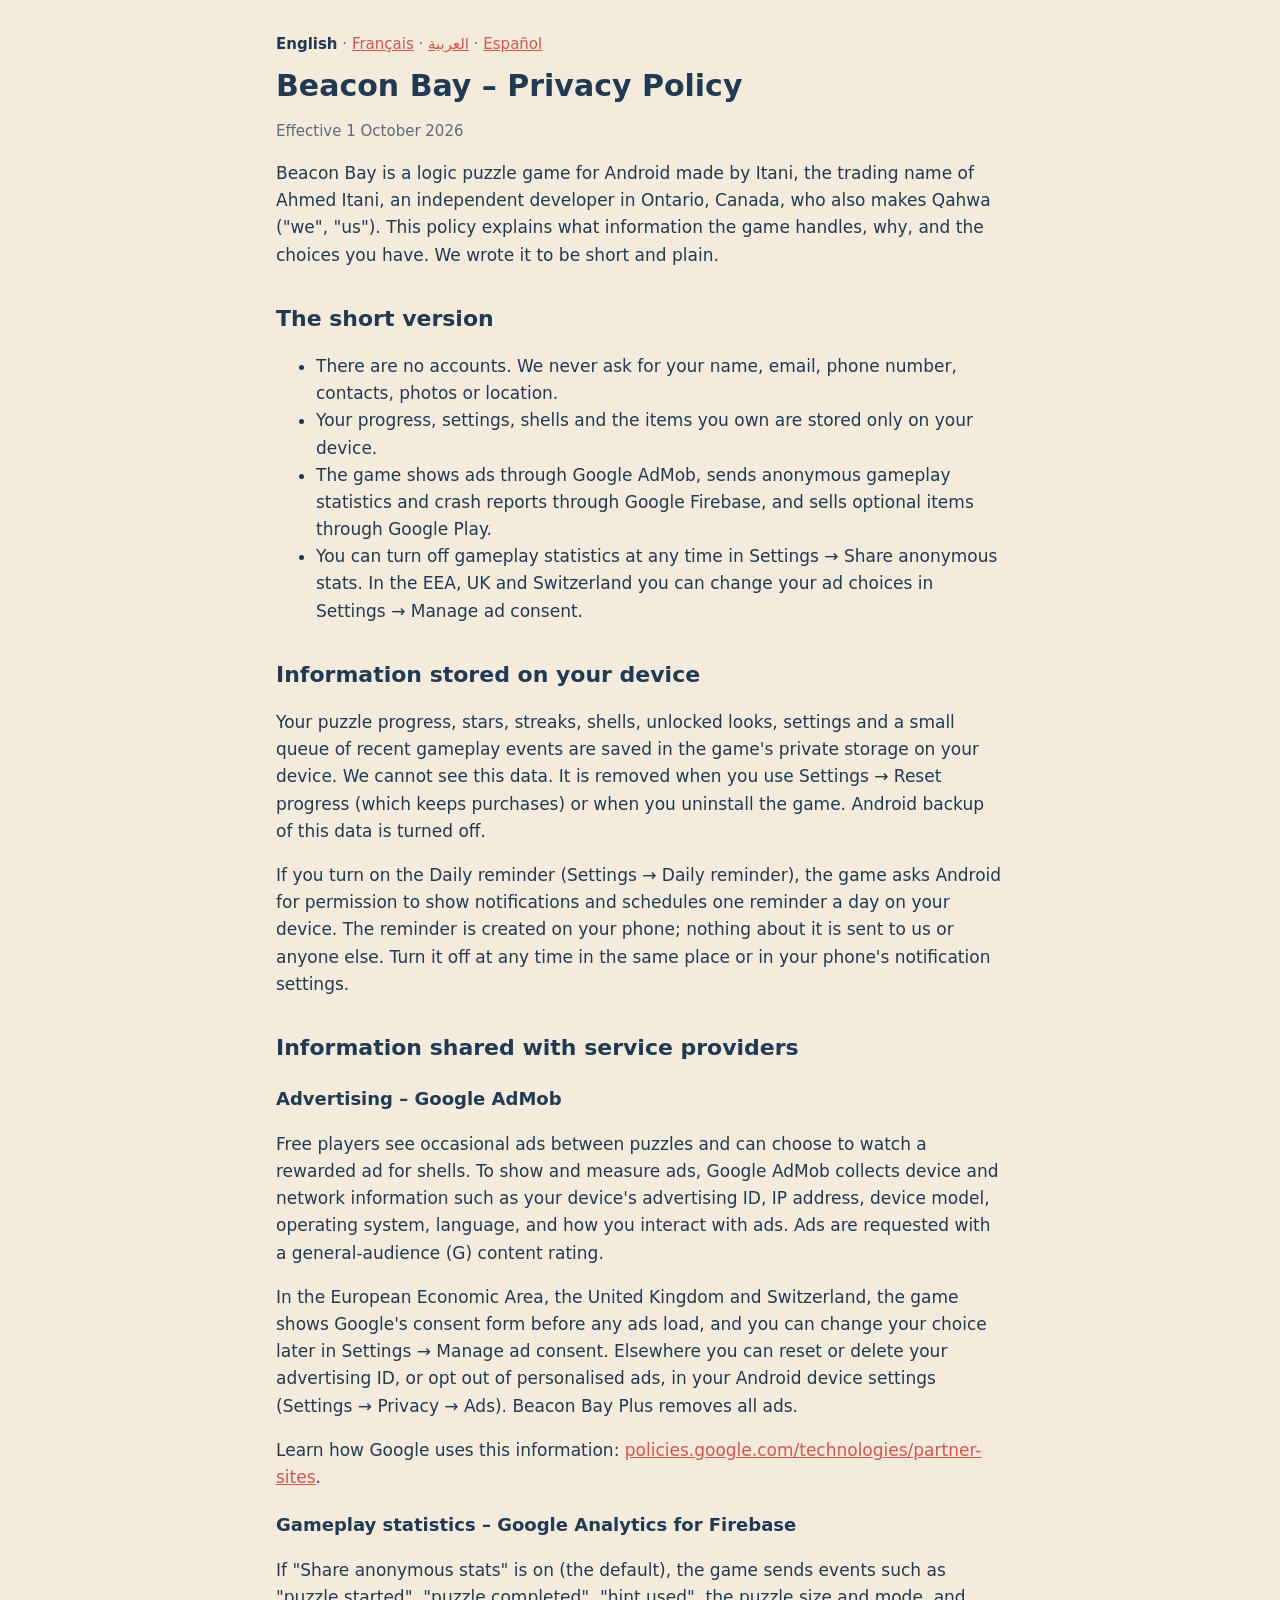
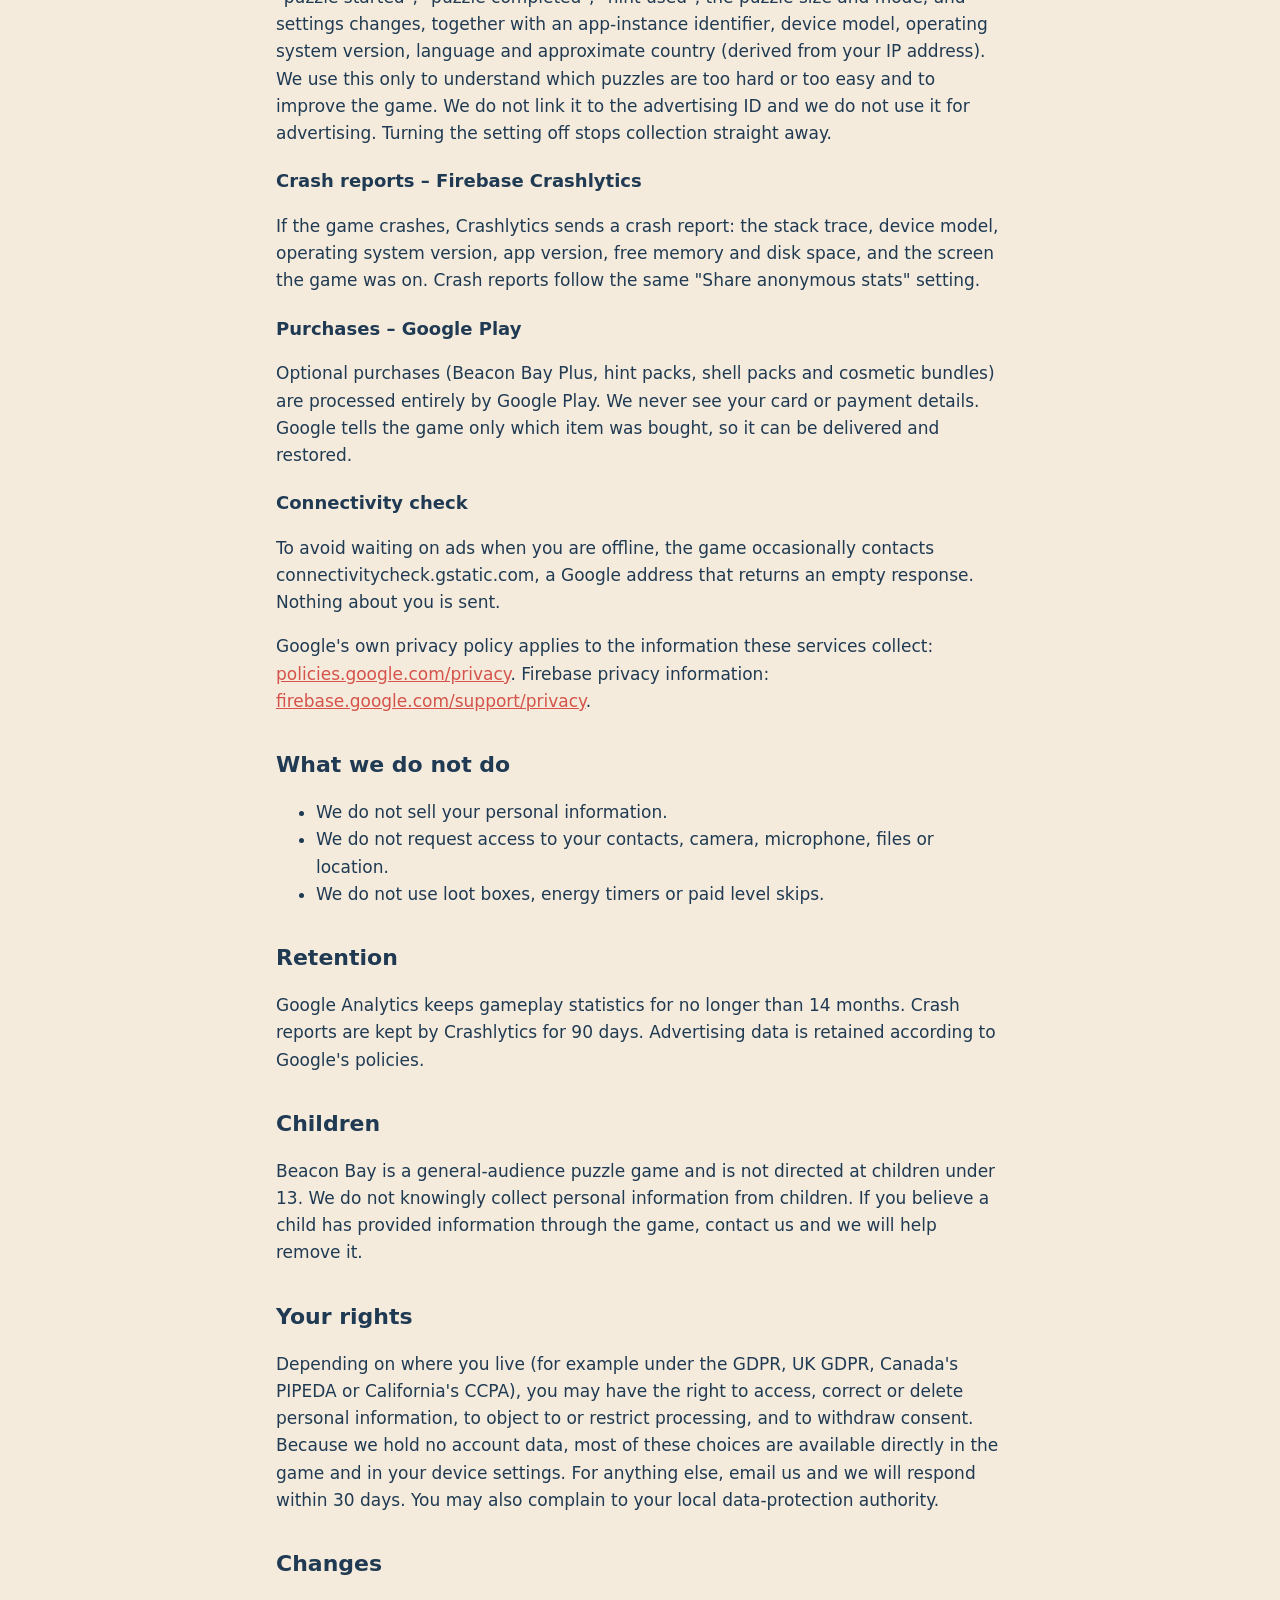
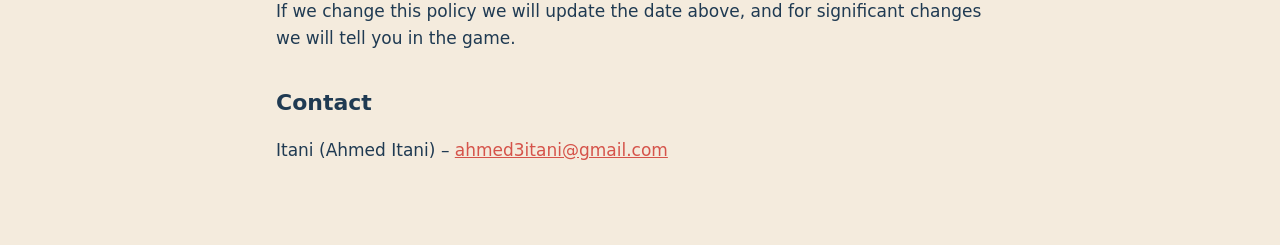
<file: beacon-bay/privacy.html>
<!doctype html>
<html lang="en">
<head>
<meta charset="utf-8">
<meta name="viewport" content="width=device-width, initial-scale=1">
<title>Beacon Bay – Privacy Policy</title>
<link rel="stylesheet" href="style.css">
</head>
<body>
<main>
<nav class="langs"><a href="privacy.html" aria-current="page">English</a> · <a href="privacy-fr.html">Français</a> · <a href="privacy-ar.html">العربية</a> · <a href="privacy-es.html">Español</a></nav>
<h1>Beacon Bay – Privacy Policy</h1>
<p class="meta">Effective 1 October 2026</p>

<p>Beacon Bay is a logic puzzle game for Android made by Itani, the trading name of Ahmed Itani, an independent developer in Ontario, Canada, who also makes Qahwa ("we", "us"). This policy explains what information the game handles, why, and the choices you have. We wrote it to be short and plain.</p>

<h2>The short version</h2>
<ul>
<li>There are no accounts. We never ask for your name, email, phone number, contacts, photos or location.</li>
<li>Your progress, settings, shells and the items you own are stored only on your device.</li>
<li>The game shows ads through Google AdMob, sends anonymous gameplay statistics and crash reports through Google Firebase, and sells optional items through Google Play.</li>
<li>You can turn off gameplay statistics at any time in Settings → Share anonymous stats. In the EEA, UK and Switzerland you can change your ad choices in Settings → Manage ad consent.</li>
</ul>

<h2>Information stored on your device</h2>
<p>Your puzzle progress, stars, streaks, shells, unlocked looks, settings and a small queue of recent gameplay events are saved in the game's private storage on your device. We cannot see this data. It is removed when you use Settings → Reset progress (which keeps purchases) or when you uninstall the game. Android backup of this data is turned off.</p>

<p>If you turn on the Daily reminder (Settings → Daily reminder), the game asks Android for permission to show notifications and schedules one reminder a day on your device. The reminder is created on your phone; nothing about it is sent to us or anyone else. Turn it off at any time in the same place or in your phone's notification settings.</p>

<h2>Information shared with service providers</h2>

<h3>Advertising – Google AdMob</h3>
<p>Free players see occasional ads between puzzles and can choose to watch a rewarded ad for shells. To show and measure ads, Google AdMob collects device and network information such as your device's advertising ID, IP address, device model, operating system, language, and how you interact with ads. Ads are requested with a general-audience (G) content rating.</p>
<p>In the European Economic Area, the United Kingdom and Switzerland, the game shows Google's consent form before any ads load, and you can change your choice later in Settings → Manage ad consent. Elsewhere you can reset or delete your advertising ID, or opt out of personalised ads, in your Android device settings (Settings → Privacy → Ads). Beacon Bay Plus removes all ads.</p>
<p>Learn how Google uses this information: <a href="https://policies.google.com/technologies/partner-sites">policies.google.com/technologies/partner-sites</a>.</p>

<h3>Gameplay statistics – Google Analytics for Firebase</h3>
<p>If "Share anonymous stats" is on (the default), the game sends events such as "puzzle started", "puzzle completed", "hint used", the puzzle size and mode, and settings changes, together with an app-instance identifier, device model, operating system version, language and approximate country (derived from your IP address). We use this only to understand which puzzles are too hard or too easy and to improve the game. We do not link it to the advertising ID and we do not use it for advertising. Turning the setting off stops collection straight away.</p>

<h3>Crash reports – Firebase Crashlytics</h3>
<p>If the game crashes, Crashlytics sends a crash report: the stack trace, device model, operating system version, app version, free memory and disk space, and the screen the game was on. Crash reports follow the same "Share anonymous stats" setting.</p>

<h3>Purchases – Google Play</h3>
<p>Optional purchases (Beacon Bay Plus, hint packs, shell packs and cosmetic bundles) are processed entirely by Google Play. We never see your card or payment details. Google tells the game only which item was bought, so it can be delivered and restored.</p>

<h3>Connectivity check</h3>
<p>To avoid waiting on ads when you are offline, the game occasionally contacts connectivitycheck.gstatic.com, a Google address that returns an empty response. Nothing about you is sent.</p>

<p>Google's own privacy policy applies to the information these services collect: <a href="https://policies.google.com/privacy">policies.google.com/privacy</a>. Firebase privacy information: <a href="https://firebase.google.com/support/privacy">firebase.google.com/support/privacy</a>.</p>

<h2>What we do not do</h2>
<ul>
<li>We do not sell your personal information.</li>
<li>We do not request access to your contacts, camera, microphone, files or location.</li>
<li>We do not use loot boxes, energy timers or paid level skips.</li>
</ul>

<h2>Retention</h2>
<p>Google Analytics keeps gameplay statistics for no longer than 14 months. Crash reports are kept by Crashlytics for 90 days. Advertising data is retained according to Google's policies.</p>

<h2>Children</h2>
<p>Beacon Bay is a general-audience puzzle game and is not directed at children under 13. We do not knowingly collect personal information from children. If you believe a child has provided information through the game, contact us and we will help remove it.</p>

<h2>Your rights</h2>
<p>Depending on where you live (for example under the GDPR, UK GDPR, Canada's PIPEDA or California's CCPA), you may have the right to access, correct or delete personal information, to object to or restrict processing, and to withdraw consent. Because we hold no account data, most of these choices are available directly in the game and in your device settings. For anything else, email us and we will respond within 30 days. You may also complain to your local data-protection authority.</p>

<h2>Changes</h2>
<p>If we change this policy we will update the date above, and for significant changes we will tell you in the game.</p>

<h2>Contact</h2>
<p>Itani (Ahmed Itani) – <a href="mailto:ahmed3itani@gmail.com">ahmed3itani@gmail.com</a></p>
</main>
</body>
</html>
</file>
<file: beacon-bay/style.css>
:root { --bg: #F4EBDD; --card: #FFF8EC; --ink: #1F3A52; --soft: #5B6B7A; --accent: #D5534A; }
@media (prefers-color-scheme: dark) { :root { --bg: #15212C; --card: #1D2B38; --ink: #EAF0F5; --soft: #A9B6C2; --accent: #F08A80; } }
* { box-sizing: border-box; }
body { margin: 0; background: var(--bg); color: var(--ink); font: 17px/1.6 system-ui, -apple-system, "Segoe UI", Roboto, "Noto Sans Arabic", sans-serif; }
main { max-width: 760px; margin: 0 auto; padding: 32px 16px 64px; }
main > * { overflow-wrap: anywhere; }
h1 { font-size: 30px; line-height: 1.2; margin: 12px 0 4px; }
h2 { font-size: 22px; margin: 32px 0 8px; }
h3 { font-size: 18px; margin: 20px 0 4px; }
a { color: var(--accent); }
.meta, .langs { color: var(--soft); font-size: 15px; }
.langs a[aria-current] { color: var(--ink); font-weight: 600; text-decoration: none; }
.card { background: var(--card); border-radius: 16px; padding: 20px; margin: 16px 0; }
</file>
